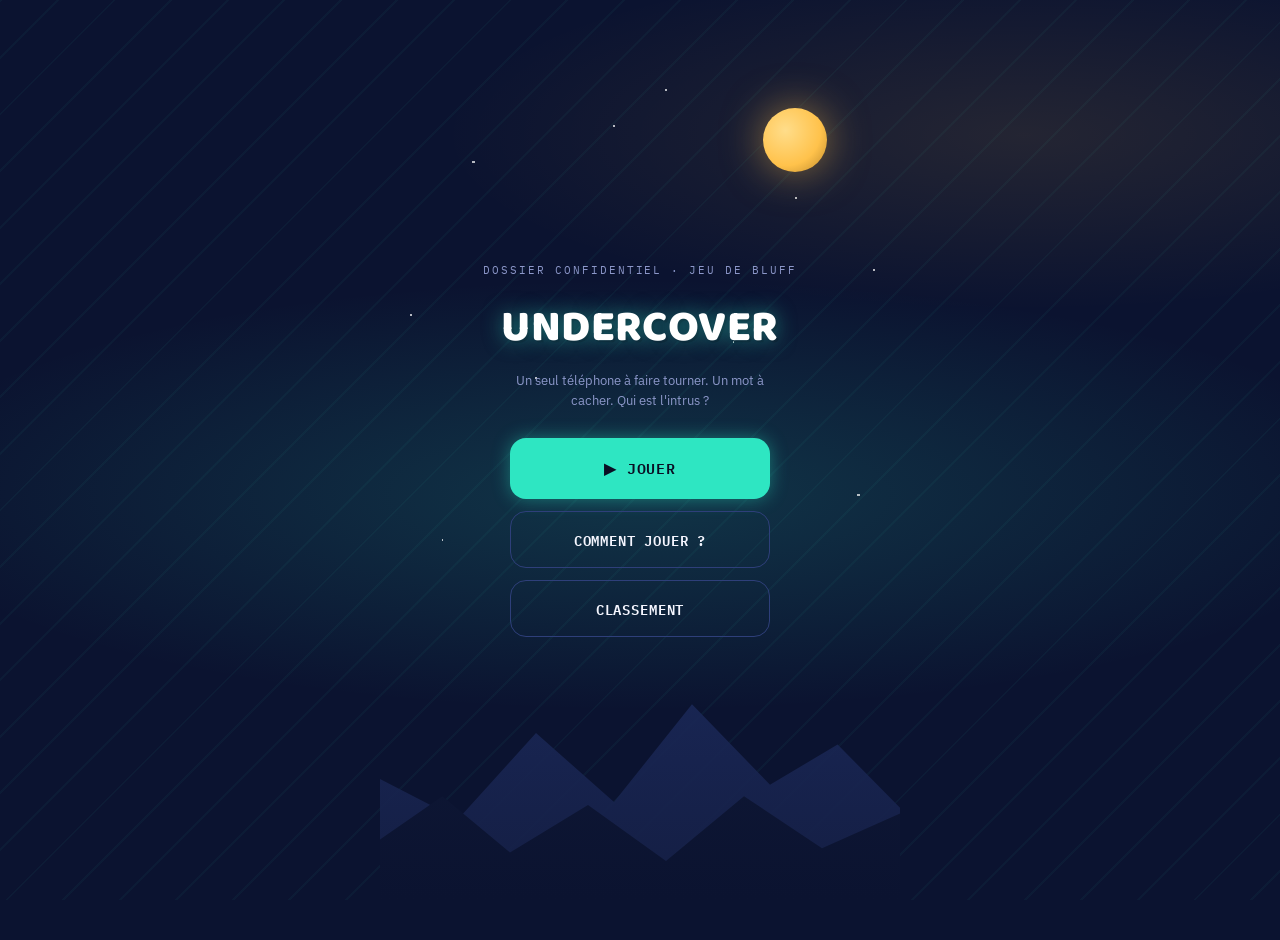
<file: index.html>
<!DOCTYPE html>
<html lang="fr">
<head>
<meta charset="UTF-8">
<meta name="viewport" content="width=device-width, initial-scale=1.0, maximum-scale=1, user-scalable=no">
<title>UNDERCOVER — Dossier confidentiel</title>
<link rel="preconnect" href="https://fonts.googleapis.com">
<link href="https://fonts.googleapis.com/css2?family=Baloo+2:wght@500;600;700;800&family=IBM+Plex+Sans:wght@400;500;600;700&family=IBM+Plex+Mono:wght@400;500;600&display=swap" rel="stylesheet">
<link rel="stylesheet" href="styles.css">
</head>
<body>
<div id="app"></div>

<!-- Chargés dans cet ordre : les données/rôles, puis les utilitaires partagés,
     puis l'accueil, puis l'écran de configuration, puis le moteur de jeu, puis le point d'entrée. -->
<script src="words.js"></script>
<script src="utils.js"></script>
<script src="home.js"></script>
<script src="setup.js"></script>
<script src="game.js"></script>
<script src="main.js"></script>
</body>
</html>
</file>
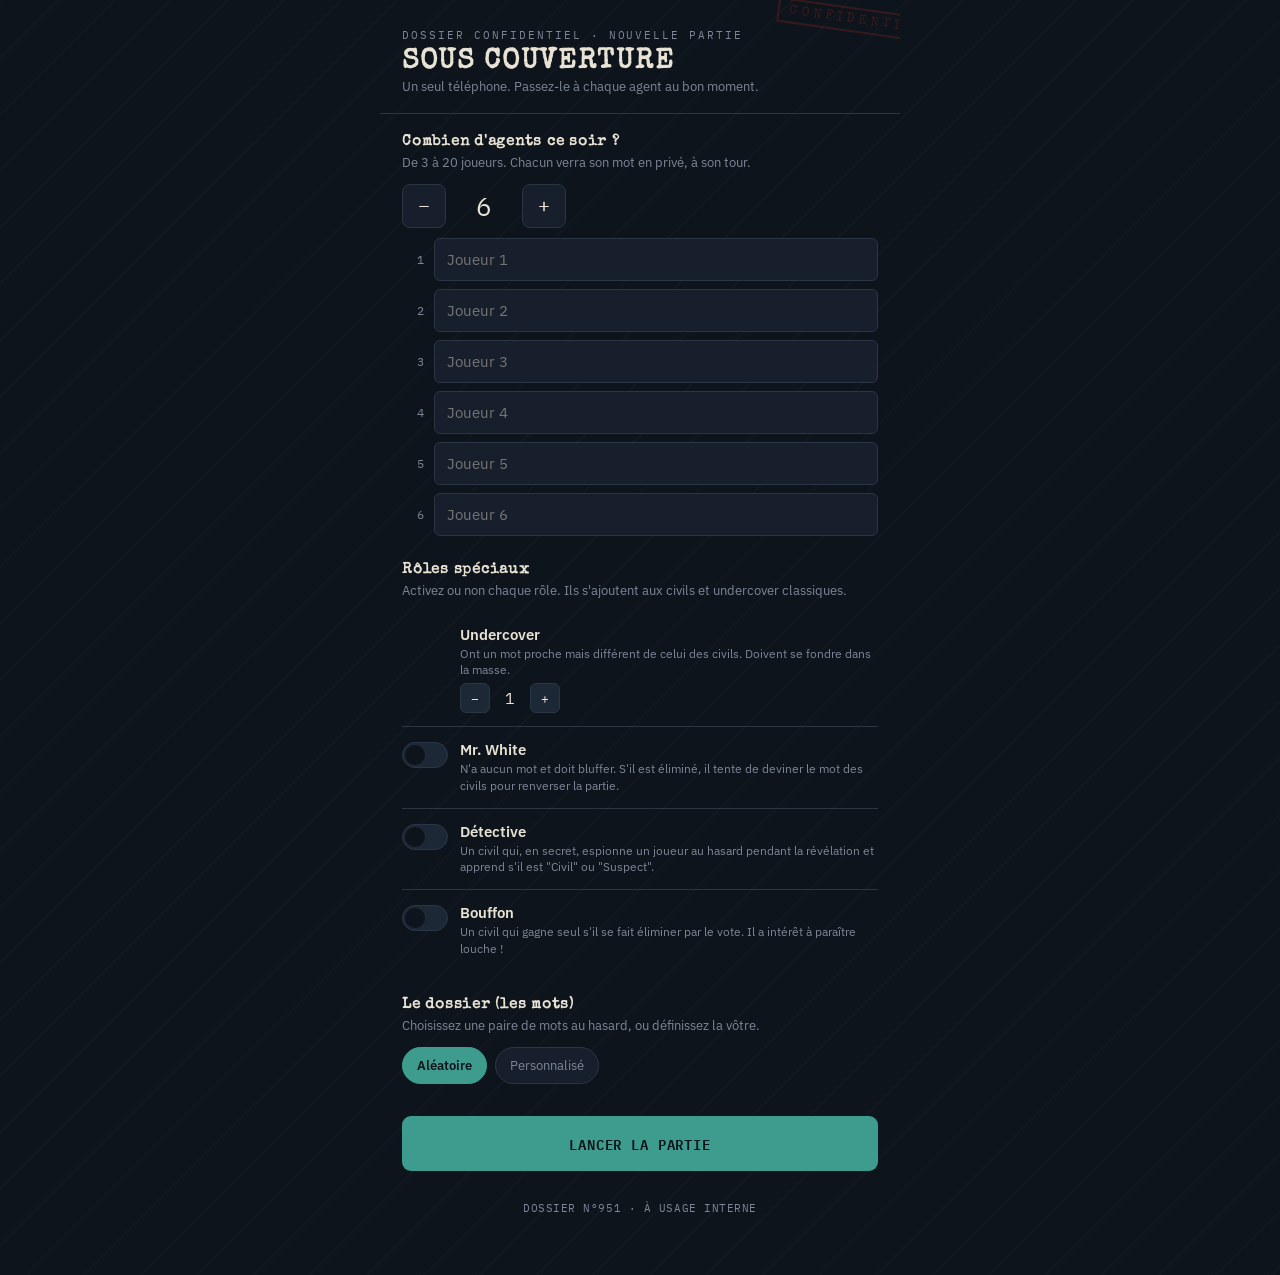
<file: undercover.html>
<!DOCTYPE html>
<html lang="fr">
<head>
<meta charset="UTF-8">
<meta name="viewport" content="width=device-width, initial-scale=1.0, maximum-scale=1, user-scalable=no">
<title>SOUS COUVERTURE — Dossier confidentiel</title>
<link rel="preconnect" href="https://fonts.googleapis.com">
<link href="https://fonts.googleapis.com/css2?family=Special+Elite&family=IBM+Plex+Sans:wght@400;500;600;700&family=IBM+Plex+Mono:wght@400;500;600&display=swap" rel="stylesheet">
<style>
  :root{
    --ink:#0E141B;
    --panel:#161F2B;
    --panel-2:#1D2836;
    --paper:#EDE6D3;
    --paper-line:#C9BFA0;
    --red:#9C2B22;
    --red-bright:#C1443A;
    --teal:#3E9C8F;
    --text:#E7E2D3;
    --muted:#7C8798;
    --line:#2A3646;
  }
  *{box-sizing:border-box;-webkit-tap-highlight-color:transparent;}
  html,body{margin:0;padding:0;background:var(--ink);color:var(--text);font-family:'IBM Plex Sans',sans-serif;min-height:100%;}
  body{
    background-image:
      repeating-linear-gradient(135deg, rgba(255,255,255,0.015) 0 2px, transparent 2px 40px);
  }
  #app{max-width:520px;margin:0 auto;min-height:100vh;display:flex;flex-direction:column;padding:0 0 40px;}

  .eyebrow{
    font-family:'IBM Plex Mono',monospace;
    font-size:11px;letter-spacing:.18em;text-transform:uppercase;color:var(--muted);
  }
  .masthead{
    padding:28px 22px 18px;border-bottom:1px solid var(--line);position:relative;overflow:hidden;
  }
  .masthead::after{
    content:'CONFIDENTIEL';position:absolute;right:-40px;top:8px;font-family:'Special Elite',monospace;
    font-size:13px;letter-spacing:.3em;color:var(--red);opacity:.28;transform:rotate(8deg);
    border:2px solid var(--red);padding:4px 10px;
  }
  .title{
    font-family:'Special Elite',monospace;font-size:28px;letter-spacing:.06em;margin:6px 0 2px;color:var(--text);
  }
  .subtitle{color:var(--muted);font-size:13px;margin:0;}

  .content{flex:1;padding:20px 22px;}
  section.block{margin-bottom:26px;}
  .block-title{
    font-family:'Special Elite',monospace;font-size:15px;letter-spacing:.05em;color:var(--text);
    margin:0 0 4px;
  }
  .block-desc{color:var(--muted);font-size:12.5px;margin:0 0 12px;line-height:1.5;}

  .stepper{display:flex;align-items:center;gap:14px;}
  .stepper button{
    width:44px;height:44px;border-radius:8px;border:1px solid var(--line);background:var(--panel);
    color:var(--text);font-size:20px;font-family:'IBM Plex Mono',monospace;
  }
  .stepper .count{
    font-family:'IBM Plex Mono',monospace;font-size:26px;min-width:48px;text-align:center;
  }

  .name-list{display:flex;flex-direction:column;gap:8px;margin-top:10px;}
  .name-row{display:flex;align-items:center;gap:10px;}
  .name-row .idx{
    font-family:'IBM Plex Mono',monospace;color:var(--muted);font-size:12px;width:22px;text-align:right;
  }
  input[type="text"]{
    flex:1;background:var(--panel);border:1px solid var(--line);color:var(--text);
    padding:11px 12px;border-radius:6px;font-family:'IBM Plex Sans',sans-serif;font-size:14.5px;
  }
  input[type="text"]:focus{outline:none;border-color:var(--teal);}

  .toggle-row{
    display:flex;align-items:flex-start;gap:12px;padding:13px 0;border-bottom:1px solid var(--line);
  }
  .toggle-row:last-child{border-bottom:none;}
  .switch{
    position:relative;width:46px;height:26px;flex:0 0 auto;border-radius:14px;background:var(--panel-2);
    border:1px solid var(--line);cursor:pointer;margin-top:2px;
  }
  .switch.on{background:var(--teal);border-color:var(--teal);}
  .switch::after{
    content:'';position:absolute;top:2px;left:2px;width:20px;height:20px;border-radius:50%;
    background:#0E141B;transition:left .15s ease;
  }
  .switch.on::after{left:22px;background:#0E141B;}
  .toggle-text .name{font-size:14.5px;font-weight:600;color:var(--text);}
  .toggle-text .desc{font-size:12px;color:var(--muted);margin-top:2px;line-height:1.4;}
  .stepper-inline{display:flex;align-items:center;gap:10px;margin-top:4px;}
  .stepper-inline button{
    width:30px;height:30px;border-radius:6px;border:1px solid var(--line);background:var(--panel-2);color:var(--text);font-family:'IBM Plex Mono',monospace;
  }
  .stepper-inline .n{font-family:'IBM Plex Mono',monospace;font-size:16px;min-width:20px;text-align:center;}

  .choice-row{display:flex;gap:8px;flex-wrap:wrap;}
  .choice{
    padding:9px 14px;border-radius:20px;border:1px solid var(--line);background:var(--panel);
    color:var(--muted);font-size:13px;cursor:pointer;font-family:'IBM Plex Sans',sans-serif;
  }
  .choice.active{background:var(--teal);border-color:var(--teal);color:#0E141B;font-weight:600;}

  .custom-words{display:flex;gap:10px;margin-top:12px;}

  .error-box{
    background:rgba(156,43,34,.15);border:1px solid var(--red);color:#E9B3AD;
    padding:11px 13px;border-radius:8px;font-size:13px;margin-top:14px;
  }

  .btn{
    display:block;width:100%;text-align:center;padding:16px;border-radius:9px;border:none;
    font-family:'IBM Plex Mono',monospace;letter-spacing:.06em;font-size:14px;font-weight:600;
    text-transform:uppercase;cursor:pointer;
  }
  .btn-primary{background:var(--teal);color:#0E141B;}
  .btn-primary:disabled{background:var(--panel-2);color:var(--muted);}
  .btn-secondary{background:transparent;border:1px solid var(--line);color:var(--text);}
  .btn-danger{background:var(--red);color:#F3E3E0;}
  .btn-row{display:flex;gap:10px;margin-top:10px;}
  .btn-row .btn{flex:1;}

  /* Game screens */
  .case-file{
    font-family:'IBM Plex Mono',monospace;font-size:12px;color:var(--muted);letter-spacing:.12em;
  }
  .pass-instruction{
    text-align:center;margin:30px 0 10px;
  }
  .pass-instruction .to{
    font-family:'Special Elite',monospace;font-size:22px;color:var(--text);margin:6px 0;
  }
  .pass-instruction .hint{color:var(--muted);font-size:13px;}

  .dossier-card{
    position:relative;margin:26px auto;width:100%;max-width:340px;height:220px;
    border-radius:10px;perspective:800px;
  }
  .dossier-cover{
    position:absolute;inset:0;border-radius:10px;background:var(--panel);
    border:1px solid var(--line);display:flex;align-items:center;justify-content:center;
    flex-direction:column;gap:10px;cursor:pointer;user-select:none;transition:opacity .18s ease;
  }
  .dossier-cover .stamp{
    font-family:'Special Elite',monospace;color:var(--red);border:3px solid var(--red);
    padding:6px 16px;border-radius:4px;font-size:14px;letter-spacing:.15em;transform:rotate(-6deg);
    opacity:.85;
  }
  .dossier-cover .cta{
    font-family:'IBM Plex Mono',monospace;font-size:11.5px;letter-spacing:.14em;color:var(--muted);
    text-transform:uppercase;
  }
  .dossier-face{
    position:absolute;inset:0;border-radius:10px;background:var(--paper);color:#231C12;
    display:flex;align-items:center;justify-content:center;flex-direction:column;gap:8px;
    padding:20px;text-align:center;
    background-image:repeating-linear-gradient(0deg, transparent 0 27px, var(--paper-line) 27px 28px);
  }
  .dossier-face .label{font-family:'IBM Plex Mono',monospace;font-size:11px;letter-spacing:.14em;color:#6b6247;text-transform:uppercase;}
  .dossier-face .word{font-family:'Special Elite',monospace;font-size:30px;margin:6px 0;word-break:break-word;}
  .dossier-face .role-extra{font-size:12.5px;color:#6b6247;max-width:260px;line-height:1.5;}
  .dossier-cover.hidden{display:none;}
  .dossier-face.hidden{display:none;}

  .seen-note{text-align:center;color:var(--muted);font-size:12px;margin-top:14px;font-family:'IBM Plex Mono',monospace;}

  .grid-players{display:grid;grid-template-columns:1fr 1fr;gap:10px;margin-top:16px;}
  .player-tile{
    background:var(--panel);border:1px solid var(--line);border-radius:8px;padding:14px 10px;
    text-align:center;cursor:pointer;font-size:14.5px;font-weight:600;
  }
  .player-tile.selected{border-color:var(--teal);background:rgba(62,156,143,.15);color:var(--teal);}
  .player-tile.eliminated{opacity:.35;text-decoration:line-through;cursor:default;}

  .round-banner{
    text-align:center;padding:10px 0 4px;
  }
  .round-banner .n{font-family:'Special Elite',monospace;font-size:19px;}

  .speak-order{list-style:none;padding:0;margin:14px 0 0;display:flex;flex-direction:column;gap:6px;}
  .speak-order li{
    display:flex;align-items:center;gap:10px;background:var(--panel);border:1px solid var(--line);
    padding:10px 12px;border-radius:7px;font-size:14px;
  }
  .speak-order li .n{font-family:'IBM Plex Mono',monospace;color:var(--muted);width:20px;}

  .result-reveal{text-align:center;margin:24px 0;}
  .result-reveal .stamp-big{
    display:inline-block;font-family:'Special Elite',monospace;color:var(--red-bright);
    border:3px solid var(--red-bright);padding:10px 22px;border-radius:6px;letter-spacing:.14em;
    transform:rotate(-4deg);font-size:18px;margin-bottom:16px;
  }
  .result-reveal .who{font-size:17px;margin:4px 0;}
  .result-reveal .role-tag{
    font-family:'IBM Plex Mono',monospace;font-size:13px;color:var(--muted);margin-top:6px;
  }
  .result-reveal .word-was{font-family:'Special Elite',monospace;font-size:20px;color:var(--text);margin-top:10px;}

  .winner-banner{
    text-align:center;padding:30px 10px;border:1px solid var(--line);border-radius:10px;
    background:var(--panel);margin:20px 0;
  }
  .winner-banner .big{font-family:'Special Elite',monospace;font-size:26px;color:var(--teal);margin-bottom:8px;}
  .winner-banner .sub{color:var(--muted);font-size:13px;}

  .role-list{list-style:none;margin:18px 0 0;padding:0;display:flex;flex-direction:column;gap:8px;}
  .role-list li{
    background:var(--panel);border:1px solid var(--line);border-radius:7px;padding:10px 13px;
    display:flex;justify-content:space-between;align-items:center;font-size:13.5px;gap:10px;
  }
  .role-list .rn{font-weight:600;}
  .role-list .rr{font-family:'IBM Plex Mono',monospace;color:var(--muted);font-size:11.5px;text-align:right;}

  textarea{width:100%;background:var(--panel);border:1px solid var(--line);color:var(--text);border-radius:7px;padding:12px;font-family:'IBM Plex Mono',monospace;font-size:16px;margin-top:14px;}

  .footer-note{text-align:center;color:var(--muted);font-size:11px;margin-top:30px;font-family:'IBM Plex Mono',monospace;letter-spacing:.05em;}
</style>
</head>
<body>
<div id="app"></div>

<script>
/* ---------------------------------------------------------
   DONNÉES
--------------------------------------------------------- */
const WORD_PAIRS = [
  // Nourriture salée
  ["Pizza","Quiche"],["Sandwich","Burger"],["Soupe","Bouillon"],["Salade","Crudités"],
  ["Riz","Pâtes"],["Omelette","Crêpe"],["Frites","Chips"],["Ravioli","Tortellini"],
  ["Kebab","Tacos"],["Couscous","Paella"],["Fondue","Raclette"],["Croque-monsieur","Panini"],
  ["Bouillabaisse","Velouté"],["Falafel","Nugget"],["Choucroute","Cassoulet"],["Nouilles","Vermicelles"],
  ["Gratin","Lasagne"],["Terrine","Pâté"],["Bruschetta","Tartine"],["Empanada","Chausson"],
  ["Risotto","Polenta"],["Pilon de poulet","Côtelette"],["Bagel","Pain pita"],["Quenelle","Boulette"],
  // Desserts & sucré
  ["Gâteau","Tarte"],["Chocolat","Bonbon"],["Glace","Sorbet"],["Biscuit","Gaufre"],
  ["Confiture","Miel"],["Crème brûlée","Flan"],["Macaron","Meringue"],["Beignet","Churros"],
  ["Cheesecake","Tiramisu"],["Nougat","Caramel"],["Éclair","Religieuse"],["Cannelé","Financier"],
  ["Sorbet","Granité"],["Pain d'épices","Spéculoos"],["Guimauve","Marshmallow"],["Crêpe","Blini"],
  ["Brioche","Panettone"],["Tarte Tatin","Clafoutis"],["Barbe à papa","Chewing-gum"],["Praline","Truffe au chocolat"],
  // Boissons
  ["Café","Thé"],["Jus","Soda"],["Vin","Cidre"],["Bière","Champagne"],
  ["Lait","Chocolat chaud"],["Limonade","Sirop"],["Cocktail","Mocktail"],["Smoothie","Milkshake"],
  ["Eau gazeuse","Eau plate"],["Infusion","Tisane"],["Cappuccino","Latte"],["Punch","Sangria"],
  // Animaux terrestres
  ["Chat","Chien"],["Lion","Tigre"],["Loup","Renard"],["Cheval","Âne"],
  ["Vache","Bison"],["Mouton","Chèvre"],["Ours","Panda"],["Éléphant","Rhinocéros"],
  ["Girafe","Zèbre"],["Singe","Gorille"],["Lapin","Lièvre"],["Écureuil","Hamster"],
  ["Cochon","Sanglier"],["Cerf","Élan"],["Kangourou","Wallaby"],["Hérisson","Tatou"],
  ["Léopard","Guépard"],["Chameau","Dromadaire"],["Souris","Rat"],["Furet","Belette"],
  // Animaux marins
  ["Baleine","Dauphin"],["Requin","Barracuda"],["Poulpe","Calamar"],["Étoile de mer","Oursin"],
  ["Crabe","Homard"],["Méduse","Anémone"],["Phoque","Otarie"],["Tortue de mer","Iguane marin"],
  ["Anguille","Murène"],["Hippocampe","Poisson-clown"],["Corail","Algue"],["Crevette","Écrevisse"],
  // Oiseaux
  ["Aigle","Faucon"],["Perroquet","Perruche"],["Hibou","Chouette"],["Pingouin","Manchot"],
  ["Corbeau","Corneille"],["Cygne","Oie"],["Flamant rose","Héron"],["Colibri","Libellule"],
  ["Pigeon","Tourterelle"],["Autruche","Émeu"],["Toucan","Perroquet ara"],["Vautour","Charognard"],
  // Insectes & petites bêtes
  ["Fourmi","Termite"],["Abeille","Guêpe"],["Papillon","Mite"],["Coccinelle","Scarabée"],
  ["Araignée","Scorpion"],["Sauterelle","Criquet"],["Mille-pattes","Chenille"],["Escargot","Limace"],
  // Créatures fantastiques & légendaires
  ["Fantôme","Squelette"],["Vampire","Zombie"],["Pirate","Ninja"],["Sorcière","Magicien"],
  ["Dragon","Serpent géant"],["Licorne","Pégase"],["Sirène","Triton"],["Troll","Ogre"],
  ["Elfe","Gnome"],["Loup-garou","Golem"],["Géant","Titan"],["Génie","Fée"],
  // Métiers
  ["Médecin","Infirmier"],["Pompier","Policier"],["Boulanger","Pâtissier"],["Menuisier","Charpentier"],
  ["Facteur","Livreur"],["Coiffeur","Esthéticienne"],["Professeur","Instituteur"],["Avocat","Juge"],
  ["Plombier","Électricien"],["Agriculteur","Éleveur"],["Journaliste","Photographe"],["Vétérinaire","Éleveur canin"],
  ["Chirurgien","Dentiste"],["Cuisinier","Serveur"],["Pilote","Steward"],["Architecte","Ingénieur"],
  ["Bibliothécaire","Libraire"],["Marin","Pêcheur"],["Astronaute","Cosmonaute"],["Jardinier","Paysagiste"],
  // Sports
  ["Football","Rugby"],["Basketball","Handball"],["Tennis","Badminton"],["Natation","Plongée"],
  ["Ski","Snowboard"],["Cyclisme","Course à pied"],["Boxe","Karaté"],["Escalade","Randonnée"],
  ["Golf","Croquet"],["Volleyball","Beach-volley"],["Judo","Lutte"],["Patinage","Roller"],
  ["Aviron","Kayak"],["Surf","Bodyboard"],["Équitation","Voltige"],["Bowling","Pétanque"],
  ["Gymnastique","Danse"],["Escrime","Tir à l'arc"],
  // Transports
  ["Voiture","Moto"],["Avion","Hélicoptère"],["Camion","Bus"],["Train","Tramway"],
  ["Vélo","Trottinette"],["Bateau","Voilier"],["Métro","RER"],["Fusée","Satellite"],
  ["Gondole","Kayak"],["Montgolfière","Planeur"],["Taxi","Covoiturage"],["Sous-marin","Bateau à moteur"],
  // Nature & paysages
  ["Montagne","Colline"],["Rivière","Lac"],["Île","Presqu'île"],["Cascade","Fontaine"],
  ["Volcan","Geyser"],["Désert","Steppe"],["Forêt","Jungle"],["Grotte","Caverne"],
  ["Falaise","Ravin"],["Vallée","Gorge"],["Plage","Dune"],["Marais","Étang"],
  ["Glacier","Iceberg"],["Prairie","Savane"],["Récif","Lagon"],["Oasis","Mirage"],
  // Météo & phénomènes
  ["Neige","Pluie"],["Foudre","Tonnerre"],["Tornade","Ouragan"],["Comète","Météore"],
  ["Arc-en-ciel","Aurore boréale"],["Brouillard","Brume"],["Grêle","Verglas"],["Canicule","Sécheresse"],
  // Objets du quotidien
  ["Stylo","Crayon"],["Téléphone","Tablette"],["Bougie","Lampe"],["Sac à dos","Valise"],
  ["Parapluie","Poncho"],["Montre","Réveil"],["Miroir","Vitre"],["Coussin","Oreiller"],
  ["Balai","Aspirateur"],["Ciseaux","Cutter"],["Boussole","Carte"],["Clé","Cadenas"],
  ["Panier","Cabas"],["Thermos","Gourde"],["Échelle","Escabeau"],["Corde","Ficelle"],
  // Technologie
  ["Ordinateur","Tablette"],["Casque audio","Écouteurs"],["Robot","Androïde"],["Drone","Hélicoptère"],
  ["Imprimante","Scanner"],["Manette","Clavier"],["Enceinte","Haut-parleur"],["Caméra","Appareil photo"],
  ["Batterie","Chargeur"],["Antenne","Parabole"],
  // Vêtements
  ["Cape","Manteau"],["Kimono","Sari"],["Chapeau","Casquette"],["Écharpe","Foulard"],
  ["Gants","Moufles"],["Bottes","Baskets"],["Costume","Smoking"],["Robe","Jupe"],
  ["Pull","Gilet"],["Ceinture","Bretelles"],["Sandales","Tongs"],["Uniforme","Blouse"],
  // Instruments de musique
  ["Guitare","Violon"],["Piano","Clavier"],["Batterie","Percussion"],["Flûte","Clarinette"],
  ["Trompette","Trombone"],["Harpe","Lyre"],["Accordéon","Orgue"],["Saxophone","Hautbois"],
  // Bâtiments & lieux
  ["Château","Palais"],["Bibliothèque","Librairie"],["Cathédrale","Église"],["Marché","Supermarché"],
  ["Igloo","Cabane"],["Cirque","Théâtre"],["Jardin","Parc"],["Bureau","Atelier"],
  ["Musée","Galerie"],["Aéroport","Gare"],["Hôpital","Clinique"],["Hôtel","Auberge"],
  ["Prison","Forteresse"],["Ferme","Ranch"],["Phare","Tour"],["Moulin","Silo"],
  // Corps humain & santé
  ["Main","Pied"],["Œil","Oreille"],["Squelette","Muscle"],["Fièvre","Rhume"],
  ["Pansement","Bandage"],["Lunettes","Loupe"],["Béquille","Fauteuil roulant"],["Vaccin","Médicament"],
  // École & bureau
  ["Cahier","Carnet"],["Trousse","Sac de cours"],["Tableau","Écran"],["Craie","Marqueur"],
  ["Colle","Ruban adhésif"],["Règle","Équerre"],["Gomme","Correcteur"],["Agrafeuse","Perforatrice"],
  // Jardin & outils
  ["Marteau","Tournevis"],["Pelle","Râteau"],["Arrosoir","Tuyau"],["Tondeuse","Débroussailleuse"],
  ["Serre","Potager"],["Champignon","Truffe"],["Cactus","Bambou"],["Tronçonneuse","Hache"],
  // Jeux & loisirs
  ["Trampoline","Balançoire"],["Cerf-volant","Frisbee"],["Toupie","Yoyo"],["Puzzle","Casse-tête"],
  ["Dés","Cartes"],["Échecs","Dames"],["Marionnette","Poupée"],["Fléchettes","Billard"],
  // Divers
  ["Diamant","Cristal"],["Sable","Terre"],["Boussole","Carte routière"],["Trésor","Coffre"],
  ["Statue","Sculpture"],["Encre","Peinture"],["Miel","Sirop d'érable"],["Perle","Coquillage"]
];

const ROLE_LABEL = {
  civil:"Civil",
  undercover:"Undercover",
  mrwhite:"Mr. White",
};
const SPECIAL_LABEL = { detective:"Détective", jester:"Bouffon" };

/* ---------------------------------------------------------
   ÉTAT
--------------------------------------------------------- */
let setup = {
  count: 6,
  names: ["","","","","",""],
  undercoverCount: 1,
  mrWhite: false,
  detective: false,
  jester: false,
  wordSource: "random", // "random" | "custom"
  customCivil: "",
  customUndercover: "",
};

let game = null; // objet de partie une fois lancée
let screen = "setup"; // "setup" | "game"

/* ---------------------------------------------------------
   UTILITAIRES
--------------------------------------------------------- */
function shuffle(arr){
  const a = arr.slice();
  for(let i=a.length-1;i>0;i--){
    const j = Math.floor(Math.random()*(i+1));
    [a[i],a[j]]=[a[j],a[i]];
  }
  return a;
}
function normalize(str){
  return (str||"").toLowerCase().trim().normalize("NFD").replace(/[\u0300-\u036f]/g,"");
}
function el(html){
  const t = document.createElement('template');
  t.innerHTML = html.trim();
  return t.content.firstChild;
}
function render(){
  const app = document.getElementById('app');
  app.innerHTML = "";
  app.appendChild(screen === "setup" ? renderSetup() : renderGame());
}

/* ---------------------------------------------------------
   ÉCRAN DE CONFIGURATION
--------------------------------------------------------- */
function maxUndercover(){
  const base = setup.count - (setup.mrWhite?1:0) - (setup.detective?1:0) - (setup.jester?1:0) - 1;
  return Math.max(1, base);
}

function validateSetup(){
  const N = setup.count;
  if(N < 3) return "Il faut au moins 3 joueurs.";
  if(N > 20) return "20 joueurs maximum.";
  const specialNeeded = (setup.detective?1:0) + (setup.jester?1:0);
  const civilCount = N - setup.undercoverCount - (setup.mrWhite?1:0);
  if(setup.undercoverCount < 1) return "Il faut au moins 1 undercover.";
  if(civilCount < specialNeeded + 1) return "Pas assez de civils pour ce nombre d'undercover et de rôles spéciaux. Réduisez les undercover ou désactivez un rôle spécial.";
  if(setup.wordSource === "custom"){
    const a = setup.customCivil.trim(), b = setup.customUndercover.trim();
    if(!a || !b) return "Entrez les deux mots du dossier personnalisé.";
    if(normalize(a) === normalize(b)) return "Les deux mots personnalisés doivent être différents.";
  }
  return null;
}

function renderSetup(){
  const wrap = el(`<div></div>`);
  wrap.appendChild(el(`
    <div class="masthead">
      <div class="eyebrow">Dossier confidentiel · Nouvelle partie</div>
      <h1 class="title">SOUS COUVERTURE</h1>
      <p class="subtitle">Un seul téléphone. Passez-le à chaque agent au bon moment.</p>
    </div>
  `));

  const content = el(`<div class="content"></div>`);

  // Bloc joueurs
  const b1 = el(`
    <section class="block">
      <h2 class="block-title">Combien d'agents ce soir ?</h2>
      <p class="block-desc">De 3 à 20 joueurs. Chacun verra son mot en privé, à son tour.</p>
      <div class="stepper">
        <button data-act="dec-count">−</button>
        <div class="count">${setup.count}</div>
        <button data-act="inc-count">+</button>
      </div>
      <div class="name-list" id="name-list"></div>
    </section>
  `);
  const nameList = b1.querySelector('#name-list');
  for(let i=0;i<setup.count;i++){
    const row = el(`
      <div class="name-row">
        <div class="idx">${i+1}</div>
        <input type="text" placeholder="Joueur ${i+1}" data-name-idx="${i}" value="${(setup.names[i]||"").replace(/"/g,'&quot;')}">
      </div>
    `);
    nameList.appendChild(row);
  }
  content.appendChild(b1);

  // Bloc rôles spéciaux
  const b2 = el(`
    <section class="block">
      <h2 class="block-title">Rôles spéciaux</h2>
      <p class="block-desc">Activez ou non chaque rôle. Ils s'ajoutent aux civils et undercover classiques.</p>

      <div class="toggle-row">
        <div class="switch ${setup.undercoverCount>0?'on':''}" style="visibility:hidden"></div>
        <div class="toggle-text" style="flex:1">
          <div class="name">Undercover</div>
          <div class="desc">Ont un mot proche mais différent de celui des civils. Doivent se fondre dans la masse.</div>
          <div class="stepper-inline">
            <button data-act="dec-uc">−</button>
            <div class="n">${setup.undercoverCount}</div>
            <button data-act="inc-uc">+</button>
          </div>
        </div>
      </div>

      <div class="toggle-row">
        <div class="switch ${setup.mrWhite?'on':''}" data-act="toggle-mrwhite"></div>
        <div class="toggle-text">
          <div class="name">Mr. White</div>
          <div class="desc">N'a aucun mot et doit bluffer. S'il est éliminé, il tente de deviner le mot des civils pour renverser la partie.</div>
        </div>
      </div>

      <div class="toggle-row">
        <div class="switch ${setup.detective?'on':''}" data-act="toggle-detective"></div>
        <div class="toggle-text">
          <div class="name">Détective</div>
          <div class="desc">Un civil qui, en secret, espionne un joueur au hasard pendant la révélation et apprend s'il est "Civil" ou "Suspect".</div>
        </div>
      </div>

      <div class="toggle-row">
        <div class="switch ${setup.jester?'on':''}" data-act="toggle-jester"></div>
        <div class="toggle-text">
          <div class="name">Bouffon</div>
          <div class="desc">Un civil qui gagne seul s'il se fait éliminer par le vote. Il a intérêt à paraître louche !</div>
        </div>
      </div>
    </section>
  `);
  content.appendChild(b2);

  // Bloc mots
  const b3 = el(`
    <section class="block">
      <h2 class="block-title">Le dossier (les mots)</h2>
      <p class="block-desc">Choisissez une paire de mots au hasard, ou définissez la vôtre.</p>
      <div class="choice-row">
        <div class="choice ${setup.wordSource==='random'?'active':''}" data-act="src-random">Aléatoire</div>
        <div class="choice ${setup.wordSource==='custom'?'active':''}" data-act="src-custom">Personnalisé</div>
      </div>
      ${setup.wordSource==='custom' ? `
      <div class="custom-words">
        <input type="text" placeholder="Mot des civils" id="cw-civil" value="${setup.customCivil.replace(/"/g,'&quot;')}">
        <input type="text" placeholder="Mot des undercover" id="cw-uc" value="${setup.customUndercover.replace(/"/g,'&quot;')}">
      </div>` : ``}
    </section>
  `);
  content.appendChild(b3);

  const err = validateSetup();
  if(err){
    content.appendChild(el(`<div class="error-box">${err}</div>`));
  }

  const startBtn = el(`<button class="btn btn-primary" ${err?'disabled':''}>Lancer la partie</button>`);
  startBtn.addEventListener('click', ()=>{ if(!validateSetup()){ startGame(); } });
  content.appendChild(el(`<div style="height:6px"></div>`));
  content.appendChild(startBtn);
  content.appendChild(el(`<div class="footer-note">DOSSIER N°${String(Math.floor(Math.random()*900+100))} · À USAGE INTERNE</div>`));

  wrap.appendChild(content);

  // Listeners
  wrap.querySelector('[data-act="dec-count"]').onclick = ()=>{ setup.count = Math.max(3,setup.count-1); setup.names.length=setup.count; setup.undercoverCount = Math.min(setup.undercoverCount, maxUndercover()); render(); };
  wrap.querySelector('[data-act="inc-count"]').onclick = ()=>{ setup.count = Math.min(20,setup.count+1); render(); };
  wrap.querySelectorAll('[data-name-idx]').forEach(inp=>{
    inp.addEventListener('input', e=>{ setup.names[+e.target.dataset.nameIdx] = e.target.value; });
  });
  wrap.querySelector('[data-act="dec-uc"]').onclick = ()=>{ setup.undercoverCount = Math.max(1, setup.undercoverCount-1); render(); };
  wrap.querySelector('[data-act="inc-uc"]').onclick = ()=>{ setup.undercoverCount = Math.min(maxUndercover(), setup.undercoverCount+1); render(); };
  wrap.querySelector('[data-act="toggle-mrwhite"]').onclick = ()=>{ setup.mrWhite = !setup.mrWhite; render(); };
  wrap.querySelector('[data-act="toggle-detective"]').onclick = ()=>{ setup.detective = !setup.detective; render(); };
  wrap.querySelector('[data-act="toggle-jester"]').onclick = ()=>{ setup.jester = !setup.jester; render(); };
  wrap.querySelector('[data-act="src-random"]').onclick = ()=>{ setup.wordSource='random'; render(); };
  wrap.querySelector('[data-act="src-custom"]').onclick = ()=>{ setup.wordSource='custom'; render(); };
  const cwCivil = wrap.querySelector('#cw-civil');
  const cwUc = wrap.querySelector('#cw-uc');
  if(cwCivil) cwCivil.addEventListener('input', e=>{ setup.customCivil = e.target.value; });
  if(cwUc) cwUc.addEventListener('input', e=>{ setup.customUndercover = e.target.value; });

  return wrap;
}

/* ---------------------------------------------------------
   LANCEMENT DE PARTIE
--------------------------------------------------------- */
function startGame(){
  const N = setup.count;
  const players = [];
  for(let i=0;i<N;i++){
    players.push({
      id:i,
      name: (setup.names[i]||"").trim() || `Joueur ${i+1}`,
      wordRole: null,
      special: null,
      word: null,
      alive: true,
      hasSeen: false,
      detectiveDone: false,
      detectiveResult: null,
    });
  }

  // construire les rôles
  let roles = [];
  if(setup.mrWhite) roles.push('mrwhite');
  for(let i=0;i<setup.undercoverCount;i++) roles.push('undercover');
  const civilSlots = N - roles.length;
  let specials = [];
  if(setup.detective) specials.push('detective');
  if(setup.jester) specials.push('jester');
  for(let i=0;i<civilSlots;i++) roles.push('civil');

  roles = shuffle(roles);
  players.forEach((p,i)=>{ p.wordRole = roles[i]; });

  // assigner les rôles spéciaux parmi les civils
  const civilPlayers = shuffle(players.filter(p=>p.wordRole==='civil'));
  specials.forEach((s,i)=>{ if(civilPlayers[i]) civilPlayers[i].special = s; });

  // mots
  let civilWord, ucWord;
  if(setup.wordSource === 'custom'){
    civilWord = setup.customCivil.trim();
    ucWord = setup.customUndercover.trim();
  } else {
    const pair = WORD_PAIRS[Math.floor(Math.random()*WORD_PAIRS.length)];
    civilWord = pair[0]; ucWord = pair[1];
  }
  players.forEach(p=>{
    if(p.wordRole==='civil') p.word = civilWord;
    else if(p.wordRole==='undercover') p.word = ucWord;
    else p.word = null;
  });

  game = {
    players,
    civilWord, ucWord,
    round: 1,
    phase: 'reveal',
    revealIndex: 0,
    revealCurrentShown: false,
    pendingDetectivePick: false,
    votingOrder: [],
    votingIndex: 0,
    votes: {},
    lastEliminatedId: null,
    tieMessage: null,
    winner: null,
  };
  screen = 'game';
  render();
}

/* ---------------------------------------------------------
   ÉCRAN DE JEU — DISPATCH
--------------------------------------------------------- */
function renderGame(){
  const wrap = el(`<div></div>`);
  wrap.appendChild(el(`
    <div class="masthead">
      <div class="eyebrow">Dossier confidentiel</div>
      <h1 class="title" style="font-size:22px;">SOUS COUVERTURE</h1>
      <p class="subtitle">Manche ${game.round} · ${game.players.filter(p=>p.alive).length} agents en jeu</p>
    </div>
  `));
  const content = el(`<div class="content"></div>`);

  switch(game.phase){
    case 'reveal': content.appendChild(renderReveal()); break;
    case 'detective-peek': content.appendChild(renderDetectivePeek()); break;
    case 'discussion': content.appendChild(renderDiscussion()); break;
    case 'voting': content.appendChild(renderVoting()); break;
    case 'tie': content.appendChild(renderTie()); break;
    case 'result': content.appendChild(renderResult()); break;
    case 'mrwhite-guess': content.appendChild(renderMrWhiteGuess()); break;
    case 'gameover': content.appendChild(renderGameOver()); break;
  }
  wrap.appendChild(content);
  return wrap;
}

/* ---- Révélation des rôles ---- */
function renderReveal(){
  const p = game.players[game.revealIndex];
  const box = el(`<div></div>`);
  box.appendChild(el(`
    <div class="pass-instruction">
      <div class="eyebrow">Passez le téléphone à</div>
      <div class="to">${p.name}</div>
      <div class="hint">Personne d'autre ne doit regarder l'écran.</div>
    </div>
  `));

  let extra = "";
  if(p.wordRole === 'mrwhite'){
    extra = `<div class="label">Aucun mot</div><div class="word" style="font-size:20px;">MR. WHITE</div><div class="role-extra">Vous n'avez pas de mot. Écoutez les autres et bluffez. Si vous êtes éliminé, vous pourrez deviner le mot des civils pour gagner quand même.</div>`;
  } else {
    const roleTag = p.wordRole === 'undercover' ? "UNDERCOVER" : "CIVIL";
    extra = `<div class="label">Votre mot</div><div class="word">${p.word}</div><div class="role-extra">${p.wordRole==='undercover' ? "Votre mot diffère de celui de la majorité. Fondez-vous dans la masse." : "Vous partagez ce mot avec les autres civils."}</div>`;
    if(p.special === 'detective'){
      extra += `<div class="role-extra" style="margin-top:8px;color:${'#8a5a1a'}"><strong>Vous êtes aussi le Détective.</strong> Après cette carte, vous choisirez un joueur à espionner.</div>`;
    }
    if(p.special === 'jester'){
      extra += `<div class="role-extra" style="margin-top:8px;"><strong>Vous êtes aussi le Bouffon.</strong> Vous gagnez seul si le groupe vous élimine au vote.</div>`;
    }
  }

  const card = el(`
    <div class="dossier-card">
      <div class="dossier-cover">
        <div class="stamp">DOSSIER</div>
        <div class="cta">Maintenir pour révéler</div>
      </div>
      <div class="dossier-face hidden">${extra}</div>
    </div>
  `);
  const cover = card.querySelector('.dossier-cover');
  const face = card.querySelector('.dossier-face');
  const show = ()=>{ cover.classList.add('hidden'); face.classList.remove('hidden'); p.hasSeen = true; updateNextBtn(); };
  const hide = ()=>{ cover.classList.remove('hidden'); face.classList.add('hidden'); };
  cover.addEventListener('pointerdown', show);
  cover.addEventListener('pointerup', hide);
  cover.addEventListener('pointerleave', hide);
  face.addEventListener('pointerup', hide);
  face.addEventListener('pointerleave', hide);
  box.appendChild(card);

  box.appendChild(el(`<div class="seen-note" id="seen-note">${p.hasSeen ? "Rôle consulté." : "Maintenez la carte appuyée pour lire votre rôle."}</div>`));

  const nextBtn = el(`<button class="btn btn-primary" id="next-reveal-btn" ${p.hasSeen?'':'disabled'}>J'ai vu, joueur suivant</button>`);
  nextBtn.addEventListener('click', ()=>{
    if(p.special === 'detective' && !p.detectiveDone){
      game.phase = 'detective-peek';
      game.pendingDetectivePick = p.id;
    } else {
      game.revealIndex++;
      if(game.revealIndex >= game.players.length){
        game.phase = 'discussion';
      }
    }
    render();
  });
  box.appendChild(nextBtn);

  function updateNextBtn(){
    const b = document.getElementById('next-reveal-btn');
    const n = document.getElementById('seen-note');
    if(b) b.disabled = false;
    if(n) n.textContent = "Rôle consulté.";
  }

  return box;
}

/* ---- Espionnage du Détective ---- */
function renderDetectivePeek(){
  const detId = game.pendingDetectivePick;
  const det = game.players.find(p=>p.id===detId);
  const box = el(`<div></div>`);

  if(!det.detectiveResult){
    box.appendChild(el(`
      <div class="pass-instruction">
        <div class="eyebrow">${det.name} — Détective</div>
        <div class="to" style="font-size:18px;">Choisissez un joueur à espionner</div>
      </div>
    `));
    const grid = el(`<div class="grid-players"></div>`);
    game.players.filter(p=>p.id!==det.id).forEach(p=>{
      const tile = el(`<div class="player-tile">${p.name}</div>`);
      tile.addEventListener('click', ()=>{
        const result = p.wordRole === 'civil' ? 'Civil' : 'Suspect';
        det.detectiveResult = { targetName: p.name, result };
        render();
      });
      grid.appendChild(tile);
    });
    box.appendChild(grid);
    return box;
  }

  box.appendChild(el(`
    <div class="pass-instruction">
      <div class="eyebrow">${det.name} — Résultat de l'enquête</div>
      <div class="hint">Maintenez pour révéler, relâchez pour dissimuler.</div>
    </div>
  `));
  const card = el(`
    <div class="dossier-card" style="height:180px;">
      <div class="dossier-cover">
        <div class="stamp">RAPPORT</div>
        <div class="cta">Maintenir pour révéler</div>
      </div>
      <div class="dossier-face hidden">
        <div class="label">${det.detectiveResult.targetName}</div>
        <div class="word" style="font-size:26px;">${det.detectiveResult.result}</div>
      </div>
    </div>
  `);
  const cover = card.querySelector('.dossier-cover');
  const face = card.querySelector('.dossier-face');
  const show = ()=>{ cover.classList.add('hidden'); face.classList.remove('hidden'); };
  const hide = ()=>{ cover.classList.remove('hidden'); face.classList.add('hidden'); };
  cover.addEventListener('pointerdown', show);
  cover.addEventListener('pointerup', hide);
  cover.addEventListener('pointerleave', hide);
  face.addEventListener('pointerup', hide);
  face.addEventListener('pointerleave', hide);
  box.appendChild(card);

  const btn = el(`<button class="btn btn-primary">Continuer</button>`);
  btn.addEventListener('click', ()=>{
    det.detectiveDone = true;
    game.phase = 'reveal';
    game.revealIndex++;
    if(game.revealIndex >= game.players.length) game.phase = 'discussion';
    render();
  });
  box.appendChild(btn);
  return box;
}

/* ---- Discussion ---- */
function renderDiscussion(){
  const box = el(`<div></div>`);
  box.appendChild(el(`
    <section class="block">
      <h2 class="block-title">Tour de parole</h2>
      <p class="block-desc">Chacun décrit son mot à voix haute, sans le dire directement. Un tour, dans l'ordre ci-dessous, puis on vote.</p>
      <ol class="speak-order"></ol>
    </section>
  `));
  const list = box.querySelector('.speak-order');
  game.players.filter(p=>p.alive).forEach((p,i)=>{
    list.appendChild(el(`<li><div class="n">${i+1}</div><div>${p.name}</div></li>`));
  });
  const btn = el(`<button class="btn btn-primary">Commencer le vote</button>`);
  btn.addEventListener('click', ()=>{
    game.votingOrder = game.players.filter(p=>p.alive).map(p=>p.id);
    game.votingIndex = 0;
    game.votes = {};
    game.phase = 'voting';
    render();
  });
  box.appendChild(btn);
  return box;
}

/* ---- Vote ---- */
function renderVoting(){
  const voterId = game.votingOrder[game.votingIndex];
  const voter = game.players.find(p=>p.id===voterId);
  const box = el(`<div></div>`);
  box.appendChild(el(`
    <div class="pass-instruction">
      <div class="eyebrow">Passez le téléphone à</div>
      <div class="to">${voter.name}</div>
      <div class="hint">Qui soupçonnez-vous ?</div>
    </div>
  `));
  const grid = el(`<div class="grid-players"></div>`);
  let selected = null;
  game.players.filter(p=>p.alive && p.id!==voter.id).forEach(p=>{
    const tile = el(`<div class="player-tile">${p.name}</div>`);
    tile.addEventListener('click', ()=>{
      grid.querySelectorAll('.player-tile').forEach(t=>t.classList.remove('selected'));
      tile.classList.add('selected');
      selected = p.id;
      confirmBtn.disabled = false;
    });
    grid.appendChild(tile);
  });
  box.appendChild(grid);

  const confirmBtn = el(`<button class="btn btn-primary" style="margin-top:16px;" disabled>Confirmer mon vote</button>`);
  confirmBtn.addEventListener('click', ()=>{
    game.votes[voter.id] = selected;
    game.votingIndex++;
    if(game.votingIndex >= game.votingOrder.length){
      tallyVotes();
    }
    render();
  });
  box.appendChild(confirmBtn);
  return box;
}

function tallyVotes(){
  const counts = {};
  Object.values(game.votes).forEach(targetId=>{
    counts[targetId] = (counts[targetId]||0)+1;
  });
  let max = 0;
  Object.values(counts).forEach(c=>{ if(c>max) max=c; });
  const topIds = Object.keys(counts).filter(id=>counts[id]===max).map(Number);
  if(topIds.length > 1){
    game.tieMessage = topIds.map(id=>game.players.find(p=>p.id===id).name).join(" et ");
    game.phase = 'tie';
  } else {
    game.lastEliminatedId = topIds[0];
    game.players.find(p=>p.id===topIds[0]).alive = false;
    game.phase = 'result';
  }
}

function renderTie(){
  const box = el(`<div></div>`);
  box.appendChild(el(`
    <div class="winner-banner">
      <div class="big" style="font-size:19px;">Égalité</div>
      <div class="sub">${game.tieMessage} sont à égalité. Personne n'est éliminé ce tour.</div>
    </div>
  `));
  const btn = el(`<button class="btn btn-primary">Nouveau tour de parole</button>`);
  btn.addEventListener('click', ()=>{ game.round++; game.phase='discussion'; render(); });
  box.appendChild(btn);
  return box;
}

/* ---- Résultat de l'élimination ---- */
function renderResult(){
  const p = game.players.find(pl=>pl.id===game.lastEliminatedId);
  const box = el(`<div></div>`);
  const roleName = ROLE_LABEL[p.wordRole] + (p.special ? ` · ${SPECIAL_LABEL[p.special]}` : "");
  box.appendChild(el(`
    <div class="result-reveal">
      <div class="stamp-big">ÉLIMINÉ</div>
      <div class="who">${p.name}</div>
      <div class="role-tag">${roleName}</div>
      ${p.word ? `<div class="word-was">« ${p.word} »</div>` : `<div class="word-was">Aucun mot</div>`}
    </div>
  `));

  const btn = el(`<button class="btn btn-primary">Continuer</button>`);
  btn.addEventListener('click', ()=>{
    if(p.special === 'jester'){
      game.winner = 'jester';
      game.phase = 'gameover';
    } else {
      resolveWinCondition();
    }
    render();
  });
  box.appendChild(btn);
  return box;
}

function resolveWinCondition(){
  const alive = game.players.filter(p=>p.alive);
  const threat = alive.filter(p=>p.wordRole==='undercover'||p.wordRole==='mrwhite').length;
  const civilSide = alive.filter(p=>p.wordRole==='civil').length;
  if(threat === 0){
    const hasMrWhite = game.players.some(p=>p.wordRole==='mrwhite');
    if(hasMrWhite){
      // Dernière chance : Mr. White devine le mot des civils avant que la victoire soit actée.
      game.phase = 'mrwhite-guess';
    } else {
      game.winner = 'civils'; game.phase = 'gameover';
    }
  } else if(threat >= civilSide){
    game.winner = 'undercover'; game.phase = 'gameover';
  } else {
    game.round++; game.phase = 'discussion';
  }
}

/* ---- Devinette de Mr. White (dernière chance, en fin de partie) ---- */
function renderMrWhiteGuess(){
  const mw = game.players.find(p=>p.wordRole==='mrwhite');
  const box = el(`<div></div>`);
  box.appendChild(el(`
    <div class="pass-instruction">
      <div class="eyebrow">Passez le téléphone à</div>
      <div class="to">${mw.name}</div>
      <div class="hint">Les civils ont éliminé tous les autres suspects.</div>
    </div>
  `));
  box.appendChild(el(`
    <section class="block">
      <h2 class="block-title">La dernière carte de Mr. White</h2>
      <p class="block-desc">Vous n'aviez aucun mot de toute la partie. Devinez le mot des civils pour renverser la victoire.</p>
      <textarea id="guess-input" rows="1" placeholder="Votre proposition..."></textarea>
    </section>
  `));
  const btn = el(`<button class="btn btn-primary">Valider la proposition</button>`);
  btn.addEventListener('click', ()=>{
    const guess = box.querySelector('#guess-input').value;
    if(normalize(guess) === normalize(game.civilWord)){
      game.winner = 'undercover';
    } else {
      game.winner = 'civils';
    }
    game.phase = 'gameover';
    render();
  });
  box.appendChild(btn);
  return box;
}

/* ---- Fin de partie ---- */
function renderGameOver(){
  const box = el(`<div></div>`);
  const titles = {
    civils: ["Les civils gagnent","L'infiltré a été démasqué à temps."],
    undercover: ["Les undercover gagnent","Ils ont survécu jusqu'à égaler les civils."],
    jester: ["Le Bouffon gagne","Il voulait être éliminé — mission accomplie."],
  };
  const [big, sub] = titles[game.winner];
  box.appendChild(el(`
    <div class="winner-banner">
      <div class="big">${big}</div>
      <div class="sub">${sub}</div>
    </div>
  `));
  box.appendChild(el(`<h2 class="block-title">Dossier final</h2>`));
  const list = el(`<ul class="role-list"></ul>`);
  game.players.forEach(p=>{
    const role = ROLE_LABEL[p.wordRole] + (p.special ? ` · ${SPECIAL_LABEL[p.special]}` : "");
    list.appendChild(el(`
      <li>
        <span class="rn">${p.name}${p.alive?"":" (éliminé)"}</span>
        <span class="rr">${role}${p.word?(" — "+p.word):""}</span>
      </li>
    `));
  });
  box.appendChild(list);

  const row = el(`<div class="btn-row"></div>`);
  const replay = el(`<button class="btn btn-primary">Rejouer (mêmes agents)</button>`);
  replay.addEventListener('click', ()=>{ startGame(); });
  const reset = el(`<button class="btn btn-secondary">Nouvelle configuration</button>`);
  reset.addEventListener('click', ()=>{ screen='setup'; render(); });
  row.appendChild(replay); row.appendChild(reset);
  box.appendChild(row);
  return box;
}

/* ---------------------------------------------------------
   DÉMARRAGE
--------------------------------------------------------- */
render();
</script>
</body>
</html>
</file>
<file: styles.css>
:root{
    --ink:#0B1330;
    --panel:#151F45;
    --panel-2:#1C2B5E;
    --paper:#F6F1E4;
    --paper-line:#E3D9BE;
    --paper-text:#2A2145;
    --paper-muted:#7A7159;
    --red:#FF3D6E;
    --red-bright:#FF6B94;
    --teal:#2EE6C2;
    --gold:#FFC24B;
    --gold-bright:#FFDD8A;
    --text:#F5F6FF;
    --muted:#8C97C9;
    --line:#2E3F7A;
    --ink-deep:#0A0F24;
  }
  *{box-sizing:border-box;-webkit-tap-highlight-color:transparent;}
  html,body{margin:0;padding:0;background:var(--ink);color:var(--text);font-family:'IBM Plex Sans',sans-serif;min-height:100%;}
  body{
    background-image:
      radial-gradient(ellipse 100% 40% at 50% 55%, rgba(46,230,194,.16), transparent 60%),
      radial-gradient(ellipse 70% 30% at 80% 15%, rgba(255,194,75,.10), transparent 65%),
      repeating-linear-gradient(135deg, rgba(46,230,194,0.04) 0 2px, transparent 2px 40px);
    background-attachment:fixed;
  }
  #app{max-width:520px;margin:0 auto;min-height:100vh;display:flex;flex-direction:column;padding:0 0 40px;}

  .eyebrow{
    font-family:'IBM Plex Mono',monospace;
    font-size:11px;letter-spacing:.18em;text-transform:uppercase;color:var(--muted);
  }
  .masthead{
    padding:28px 22px 18px;border-bottom:1px solid var(--line);position:relative;overflow:hidden;
  }
  .masthead::after{
    content:'CONFIDENTIEL';position:absolute;right:-40px;top:8px;font-family:'Baloo 2',cursive;
    font-size:13px;letter-spacing:.3em;color:var(--red);opacity:.35;transform:rotate(8deg);
    border:2px solid var(--red);padding:4px 10px;
  }
  .title{
    font-family:'Baloo 2',cursive;font-weight:800;font-size:34px;letter-spacing:.01em;margin:10px 0 6px;color:#fff;
    text-shadow:0 0 20px rgba(46,230,194,.5), 2px 2px 0 rgba(10,15,36,.6);
  }
  .subtitle{color:var(--muted);font-size:13px;margin:0;}

  .content{flex:1;padding:20px 22px;}
  section.block{margin-bottom:26px;}
  .block-title{
    font-family:'Baloo 2',cursive;font-weight:700;font-size:17px;letter-spacing:.02em;color:var(--text);
    margin:0 0 4px;
  }
  .block-desc{color:var(--muted);font-size:12.5px;margin:0 0 12px;line-height:1.5;}

  .stepper{display:flex;align-items:center;gap:14px;}
  .stepper button{
    width:44px;height:44px;border-radius:8px;border:1px solid var(--line);background:var(--panel);
    color:var(--text);font-size:20px;font-family:'IBM Plex Mono',monospace;
  }
  .stepper .count{
    font-family:'IBM Plex Mono',monospace;font-size:26px;min-width:48px;text-align:center;
  }

  .name-list{display:flex;flex-direction:column;gap:8px;margin-top:10px;}
  .name-row{display:flex;align-items:center;gap:10px;}
  .name-row .idx{
    font-family:'IBM Plex Mono',monospace;color:var(--muted);font-size:12px;width:22px;text-align:right;
  }
  input[type="text"]{
    flex:1;background:var(--panel);border:1px solid var(--line);color:var(--text);
    padding:11px 12px;border-radius:6px;font-family:'IBM Plex Sans',sans-serif;font-size:14.5px;
  }
  input[type="text"]:focus{outline:none;border-color:var(--teal);box-shadow:0 0 0 3px rgba(41,231,196,.2);}

  .toggle-row{
    display:flex;align-items:flex-start;gap:12px;padding:13px 0;border-bottom:1px solid var(--line);
  }
  .toggle-row:last-child{border-bottom:none;}
  .switch{
    position:relative;width:46px;height:26px;flex:0 0 auto;border-radius:14px;background:var(--panel-2);
    border:1px solid var(--line);cursor:pointer;margin-top:2px;
  }
  .switch.on{background:var(--teal);border-color:var(--teal);box-shadow:0 0 10px rgba(41,231,196,.6);}
  .switch::after{
    content:'';position:absolute;top:2px;left:2px;width:20px;height:20px;border-radius:50%;
    background:var(--ink-deep);transition:left .15s ease;
  }
  .switch.on::after{left:22px;background:var(--ink-deep);}
  .toggle-text .name{font-size:14.5px;font-weight:600;color:var(--text);}
  .toggle-text .desc{font-size:12px;color:var(--muted);margin-top:2px;line-height:1.4;}
  .stepper-inline{display:flex;align-items:center;gap:10px;margin-top:4px;}
  .stepper-inline button{
    width:30px;height:30px;border-radius:6px;border:1px solid var(--line);background:var(--panel-2);color:var(--text);font-family:'IBM Plex Mono',monospace;
  }
  .stepper-inline .n{font-family:'IBM Plex Mono',monospace;font-size:16px;min-width:20px;text-align:center;}

  .choice-row{display:flex;gap:8px;flex-wrap:wrap;}
  .choice{
    padding:9px 14px;border-radius:20px;border:1px solid var(--line);background:var(--panel);
    color:var(--muted);font-size:13px;cursor:pointer;font-family:'IBM Plex Sans',sans-serif;
  }
  .choice.active{background:var(--teal);border-color:var(--teal);color:var(--ink-deep);font-weight:600;box-shadow:0 0 12px rgba(41,231,196,.45);}

  .custom-words{display:flex;gap:10px;margin-top:12px;}

  .error-box{
    background:rgba(255,61,127,.15);border:1px solid var(--red);color:#FFD6E8;
    padding:11px 13px;border-radius:8px;font-size:13px;margin-top:14px;
  }

  .btn{
    display:block;width:100%;text-align:center;padding:16px;border-radius:9px;border:none;
    font-family:'IBM Plex Mono',monospace;letter-spacing:.06em;font-size:14px;font-weight:600;
    text-transform:uppercase;cursor:pointer;
  }
  .btn-primary{background:var(--teal);color:var(--ink-deep);box-shadow:0 0 18px rgba(41,231,196,.4);}
  .btn-primary:disabled{background:var(--panel-2);color:var(--muted);box-shadow:none;}
  .btn-secondary{background:transparent;border:1px solid var(--line);color:var(--text);}
  .btn-danger{background:var(--red);color:#FFE9F2;box-shadow:0 0 18px rgba(255,61,127,.4);}
  .btn-row{display:flex;gap:10px;margin-top:10px;}
  .btn-row .btn{flex:1;}

  /* Game screens */
  .case-file{
    font-family:'IBM Plex Mono',monospace;font-size:12px;color:var(--muted);letter-spacing:.12em;
  }
  .pass-instruction{
    text-align:center;margin:30px 0 10px;
  }
  .pass-instruction .to{
    font-family:'Baloo 2',cursive;font-weight:700;font-size:24px;color:var(--teal);margin:6px 0;
  }
  .pass-instruction .hint{color:var(--muted);font-size:13px;}

  .dossier-card{
    position:relative;margin:26px auto;width:100%;max-width:340px;height:220px;
    border-radius:14px;perspective:800px;
  }
  .dossier-cover{
    position:absolute;inset:0;border-radius:14px;background:var(--panel);
    border:2px solid var(--line);display:flex;align-items:center;justify-content:center;
    flex-direction:column;gap:10px;cursor:pointer;user-select:none;transition:opacity .18s ease;
    box-shadow:0 0 24px rgba(91,63,166,.5);
  }
  .dossier-cover .stamp{
    font-family:'Baloo 2',cursive;font-weight:700;color:var(--gold);border:3px solid var(--gold);
    padding:6px 16px;border-radius:8px;font-size:15px;letter-spacing:.1em;transform:rotate(-6deg);
    opacity:.9;box-shadow:0 0 14px rgba(255,194,75,.35);
  }
  .dossier-cover .cta{
    font-family:'IBM Plex Mono',monospace;font-size:11.5px;letter-spacing:.14em;color:var(--teal);
    text-transform:uppercase;
  }
  .dossier-face{
    position:absolute;inset:0;border-radius:14px;background:var(--paper);color:var(--paper-text);
    display:flex;align-items:center;justify-content:center;flex-direction:column;gap:8px;
    padding:20px;text-align:center;border:2px solid var(--teal);
    background-image:repeating-linear-gradient(0deg, transparent 0 27px, var(--paper-line) 27px 28px);
  }
  .dossier-face .label{font-family:'IBM Plex Mono',monospace;font-size:11px;letter-spacing:.14em;color:var(--paper-muted);text-transform:uppercase;}
  .dossier-face .word{font-family:'Baloo 2',cursive;font-weight:700;font-size:30px;margin:6px 0;word-break:break-word;}
  .dossier-face .role-extra{font-size:12.5px;color:var(--paper-muted);max-width:260px;line-height:1.5;}
  .dossier-face .special-badge{
    font-family:'Baloo 2',cursive;font-weight:700;font-size:14px;letter-spacing:.05em;color:var(--ink-deep);
    background:var(--gold);border:2px solid var(--gold);border-radius:8px;padding:7px 14px;
    margin-top:12px;text-transform:uppercase;display:inline-block;box-shadow:0 0 14px rgba(255,194,75,.45);
  }
  .dossier-cover.hidden{display:none;}
  .dossier-face.hidden{display:none;}

  .seen-note{text-align:center;color:var(--muted);font-size:12px;margin-top:14px;font-family:'IBM Plex Mono',monospace;}

  .grid-players{display:grid;grid-template-columns:1fr 1fr;gap:10px;margin-top:16px;}
  .player-tile{
    background:var(--panel);border:1px solid var(--line);border-radius:8px;padding:14px 10px;
    text-align:center;cursor:pointer;font-size:14.5px;font-weight:600;
  }
  .player-tile.selected{border-color:var(--teal);background:rgba(41,231,196,.15);color:var(--teal);box-shadow:0 0 12px rgba(41,231,196,.3);}
  .player-tile.eliminated{opacity:.35;text-decoration:line-through;cursor:default;}

  .round-banner{
    text-align:center;padding:10px 0 4px;
  }
  .round-banner .n{font-family:'Baloo 2',cursive;font-weight:700;font-size:19px;}

  .speak-order{list-style:none;padding:0;margin:14px 0 0;display:flex;flex-direction:column;gap:6px;}
  .speak-order li{
    display:flex;align-items:center;gap:10px;background:var(--panel);border:1px solid var(--line);
    padding:10px 12px;border-radius:7px;font-size:14px;
  }
  .speak-order li .n{font-family:'IBM Plex Mono',monospace;color:var(--muted);width:20px;}

  .result-reveal{text-align:center;margin:24px 0;}
  .result-reveal .stamp-big{
    display:inline-block;font-family:'Baloo 2',cursive;font-weight:700;color:var(--red-bright);
    border:3px solid var(--red-bright);padding:10px 22px;border-radius:8px;letter-spacing:.08em;
    transform:rotate(-4deg);font-size:18px;margin-bottom:16px;box-shadow:0 0 18px rgba(255,107,157,.35);
  }
  .result-reveal .who{font-size:17px;margin:4px 0;}
  .result-reveal .role-tag{
    font-family:'IBM Plex Mono',monospace;font-size:13px;color:var(--muted);margin-top:6px;
  }
  .result-reveal .word-was{font-family:'Baloo 2',cursive;font-weight:700;font-size:20px;color:var(--teal);margin-top:10px;}

  .winner-banner{
    text-align:center;padding:30px 10px;border:1px solid var(--line);border-radius:14px;
    background:var(--panel);margin:20px 0;box-shadow:0 0 24px rgba(255,194,75,.2);
  }
  .winner-banner .big{font-family:'Baloo 2',cursive;font-weight:700;font-size:26px;color:var(--gold);margin-bottom:8px;text-shadow:0 0 12px rgba(255,194,75,.4);}
  .winner-banner .sub{color:var(--muted);font-size:13px;}

  .role-list{list-style:none;margin:18px 0 0;padding:0;display:flex;flex-direction:column;gap:8px;}
  .role-list li{
    background:var(--panel);border:1px solid var(--line);border-radius:7px;padding:10px 13px;
    display:flex;justify-content:space-between;align-items:center;font-size:13.5px;gap:10px;
  }
  .role-list .rn{font-weight:600;}
  .role-list .rr{font-family:'IBM Plex Mono',monospace;color:var(--muted);font-size:11.5px;text-align:right;}

  textarea{width:100%;background:var(--panel);border:1px solid var(--line);color:var(--text);border-radius:7px;padding:12px;font-family:'IBM Plex Mono',monospace;font-size:16px;margin-top:14px;}

  .footer-note{text-align:center;color:var(--muted);font-size:11px;margin-top:30px;font-family:'IBM Plex Mono',monospace;letter-spacing:.05em;}

  /* Écran d'accueil */
  .home-screen{
    position:relative;min-height:100vh;overflow:hidden;
    display:flex;flex-direction:column;
  }
  .home-sky{position:absolute;inset:0;z-index:0;overflow:hidden;}
  .home-stars{
    position:absolute;inset:0;opacity:.7;
    background-image:
      radial-gradient(1.5px 1.5px at 18% 18%, #fff 100%, transparent),
      radial-gradient(1.5px 1.5px at 55% 10%, #fff 100%, transparent),
      radial-gradient(1px 1px at 80% 22%, #fff 100%, transparent),
      radial-gradient(1px 1px at 30% 42%, #fff 100%, transparent),
      radial-gradient(1.5px 1.5px at 92% 55%, #fff 100%, transparent),
      radial-gradient(1px 1px at 12% 60%, #fff 100%, transparent),
      radial-gradient(1.5px 1.5px at 45% 14%, #fff 100%, transparent),
      radial-gradient(1px 1px at 68% 38%, #fff 100%, transparent),
      radial-gradient(1px 1px at 6% 35%, #fff 100%, transparent),
      radial-gradient(1.5px 1.5px at 95% 30%, #fff 100%, transparent);
  }
  .home-moon{
    position:absolute;top:12%;right:14%;width:64px;height:64px;border-radius:50%;
    background:radial-gradient(circle at 35% 35%, var(--gold-bright), var(--gold) 60%, #b9852a 100%);
    box-shadow:0 0 40px rgba(255,194,75,.5);
  }
  .home-mountain{position:absolute;bottom:0;left:0;width:100%;}
  .home-mountain-back{
    height:32%;background:linear-gradient(180deg,#1C2B5E,#151F45);
    clip-path:polygon(0% 100%,0% 58%,15% 72%,30% 42%,45% 66%,60% 32%,75% 60%,88% 46%,100% 68%,100% 100%);
    opacity:.9;
  }
  .home-mountain-front{
    height:24%;background:linear-gradient(180deg,#0F1836,#0B1330);
    clip-path:polygon(0% 100%,0% 72%,12% 52%,25% 78%,40% 56%,55% 82%,70% 52%,85% 76%,100% 60%,100% 100%);
  }
  .home-content{
    position:relative;z-index:1;flex:1;display:flex;flex-direction:column;
    align-items:center;justify-content:center;padding:32px 26px;text-align:center;
  }
  .home-title{font-size:44px;margin:16px 0 8px;}
  .home-subtitle{max-width:280px;margin:0 auto 28px;line-height:1.5;}
  .home-play-btn{max-width:260px;border-radius:16px;padding:18px;font-size:15px;}
  .home-rules-btn{max-width:260px;margin-top:12px;border-radius:16px;}
</file>
